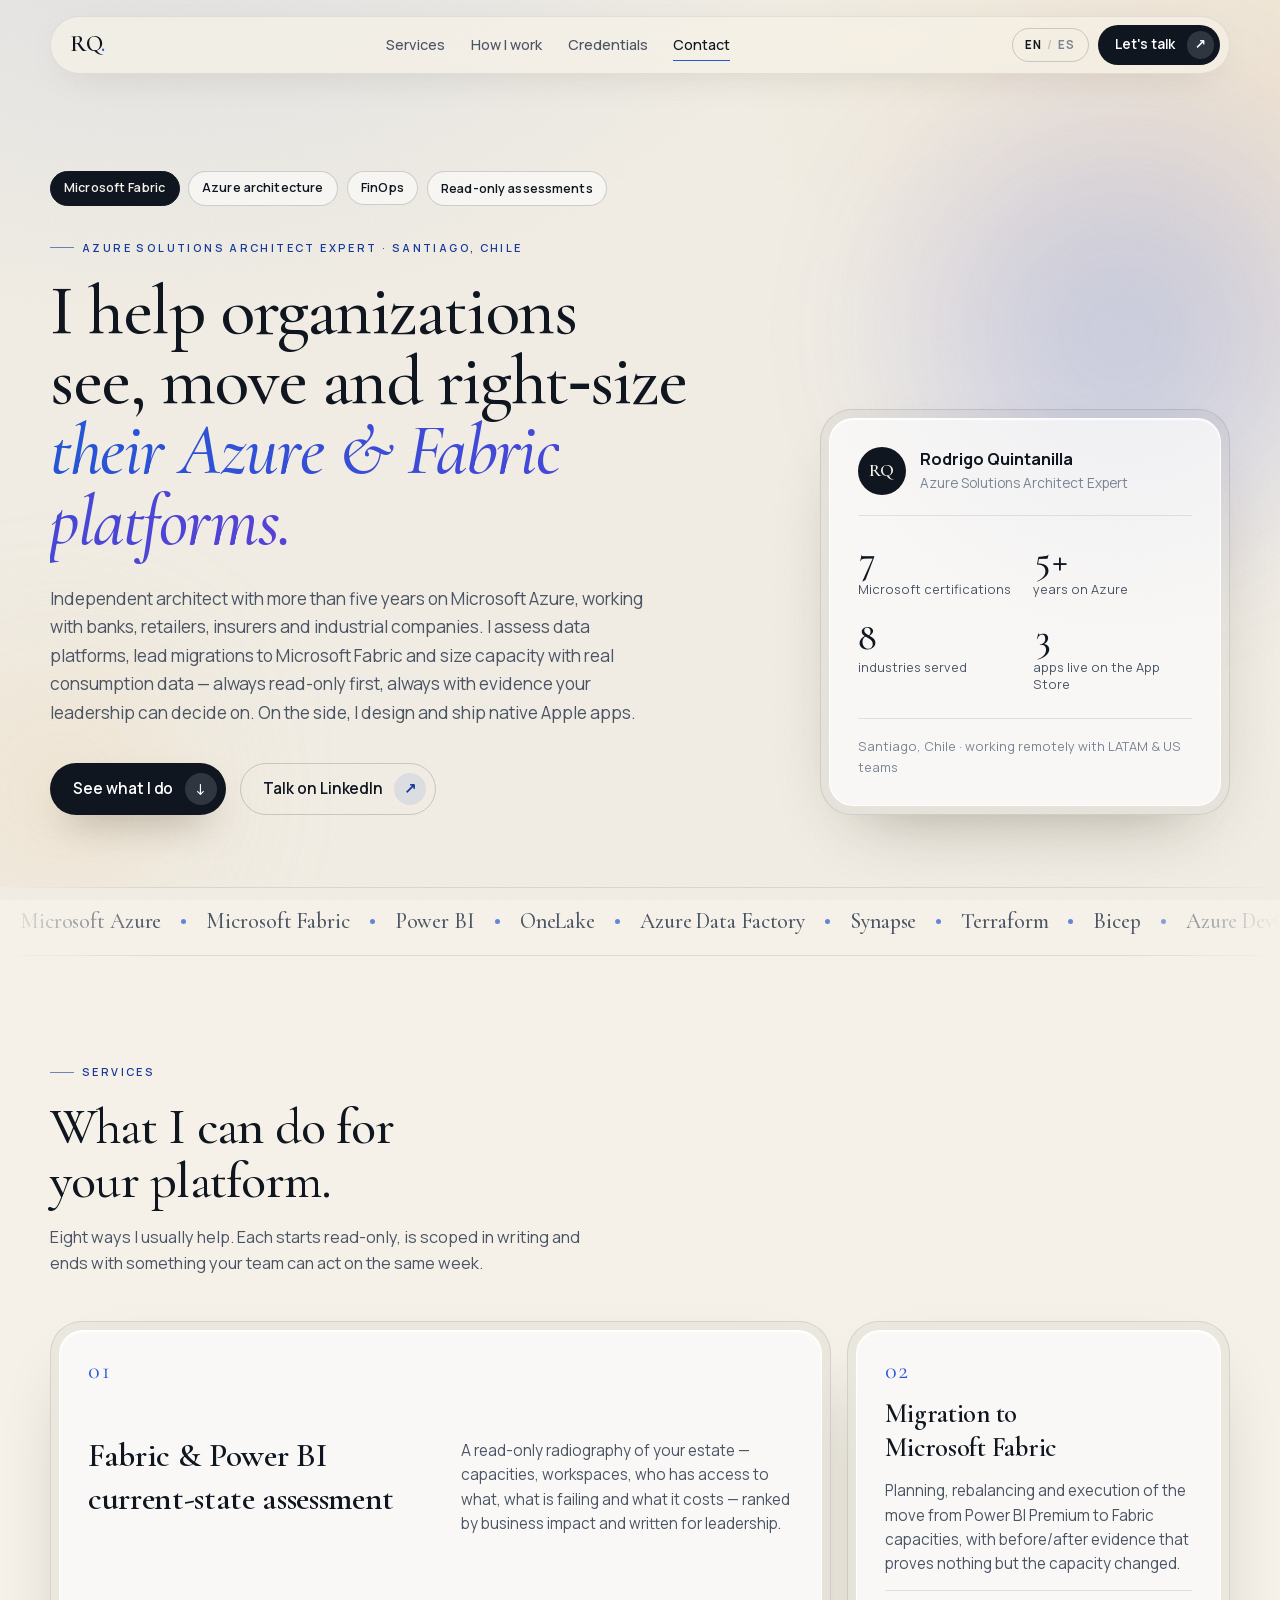
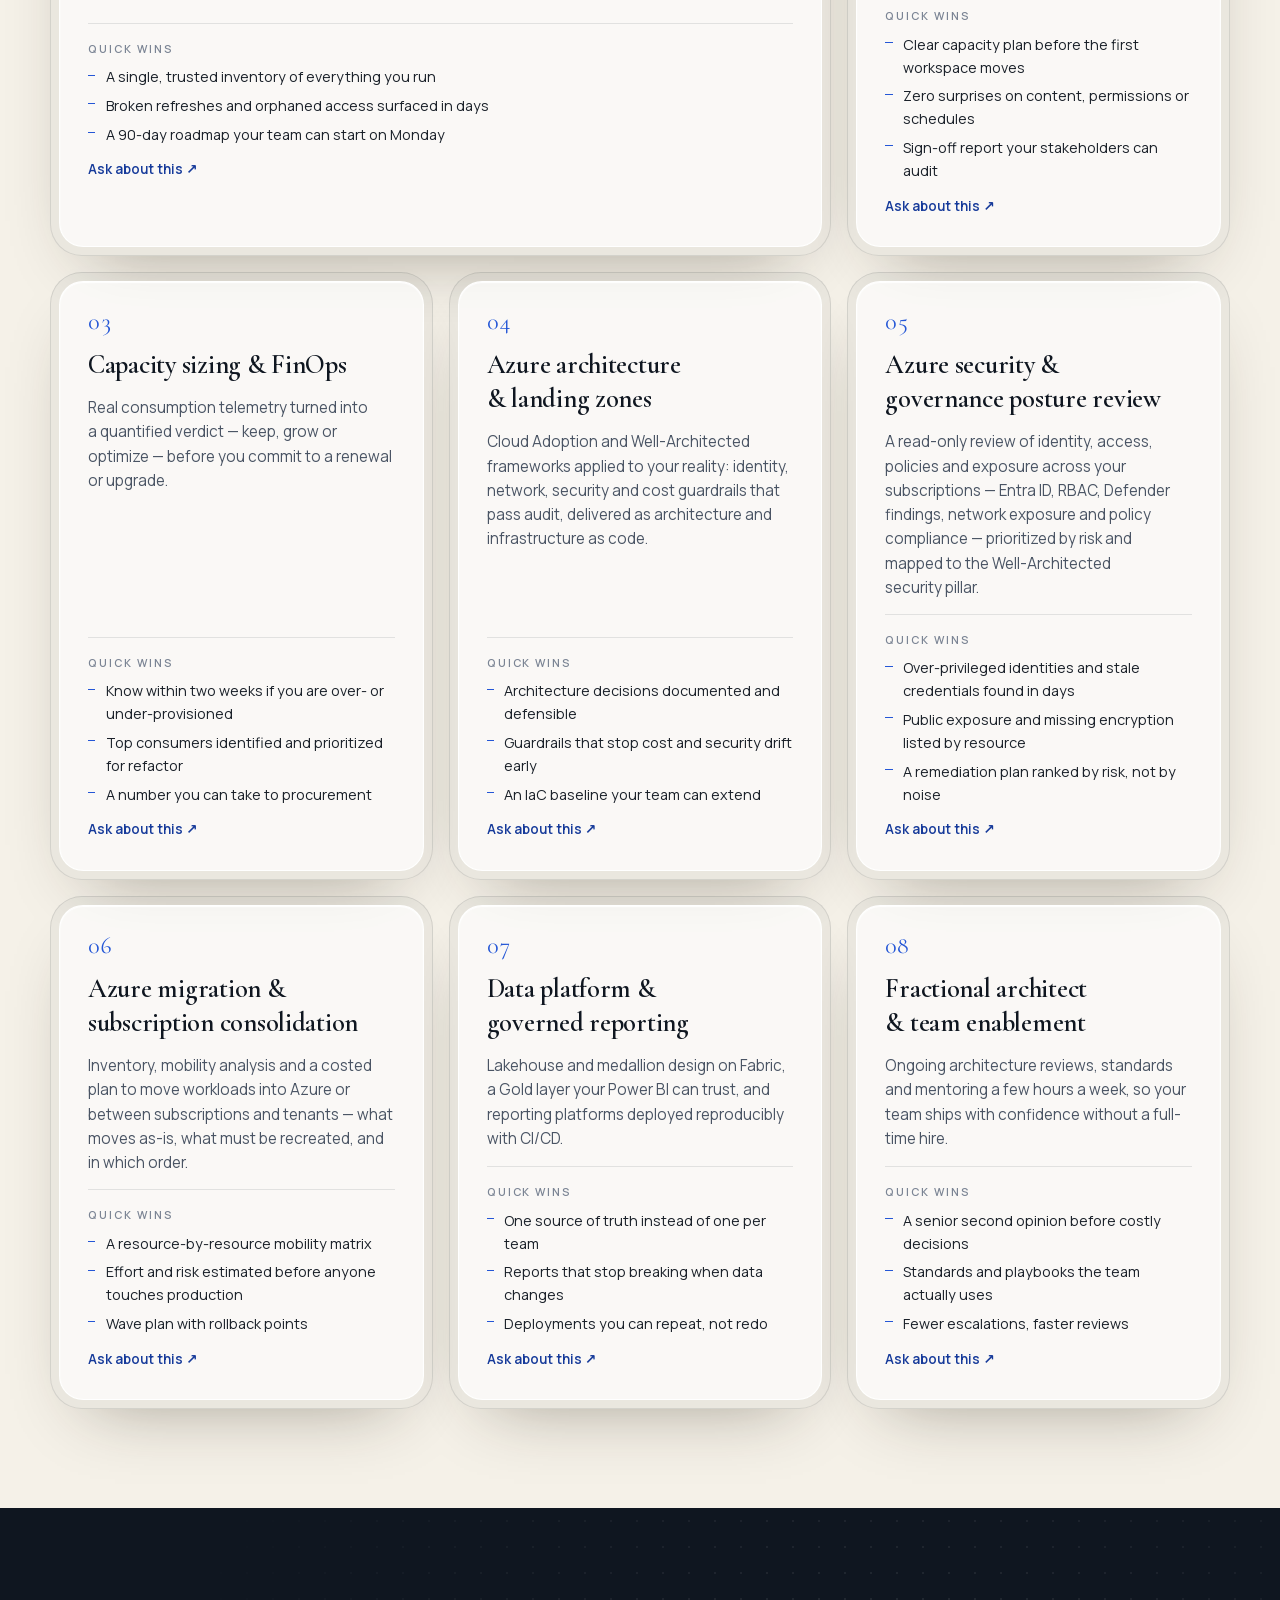
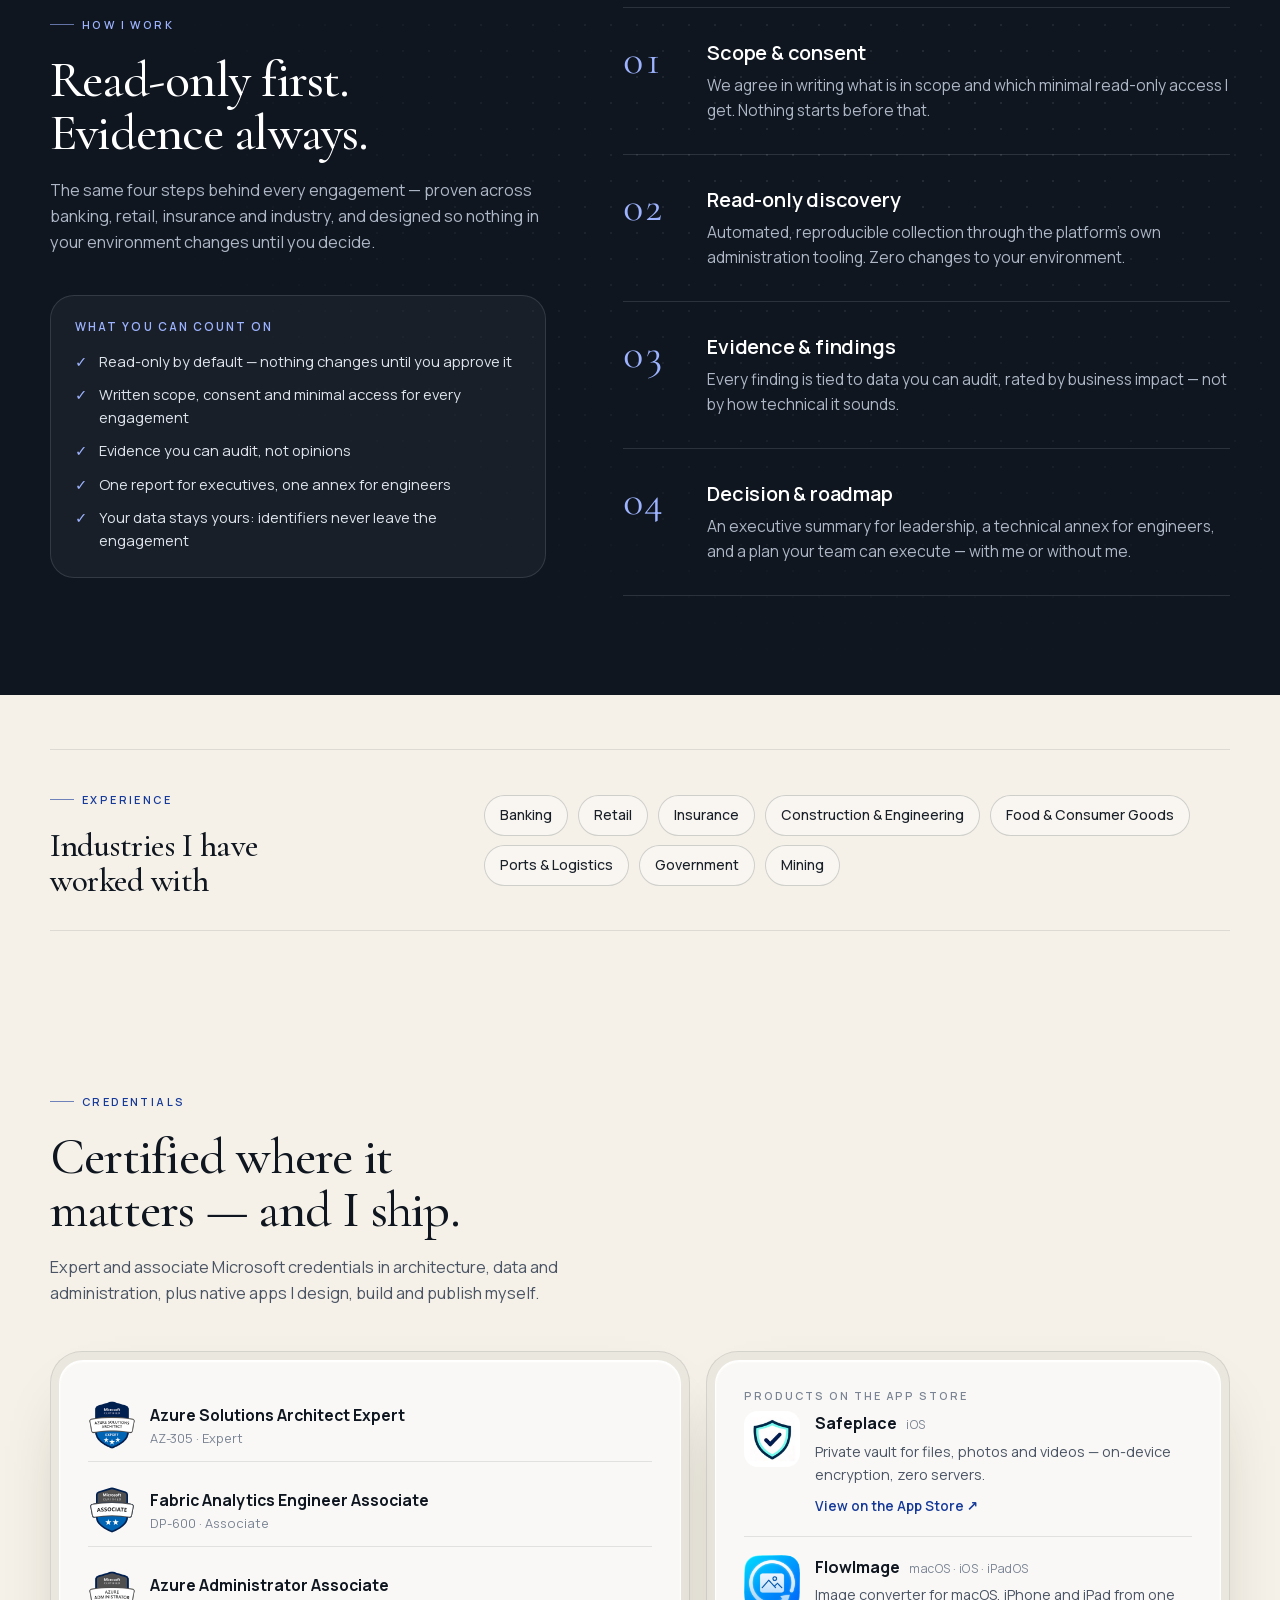
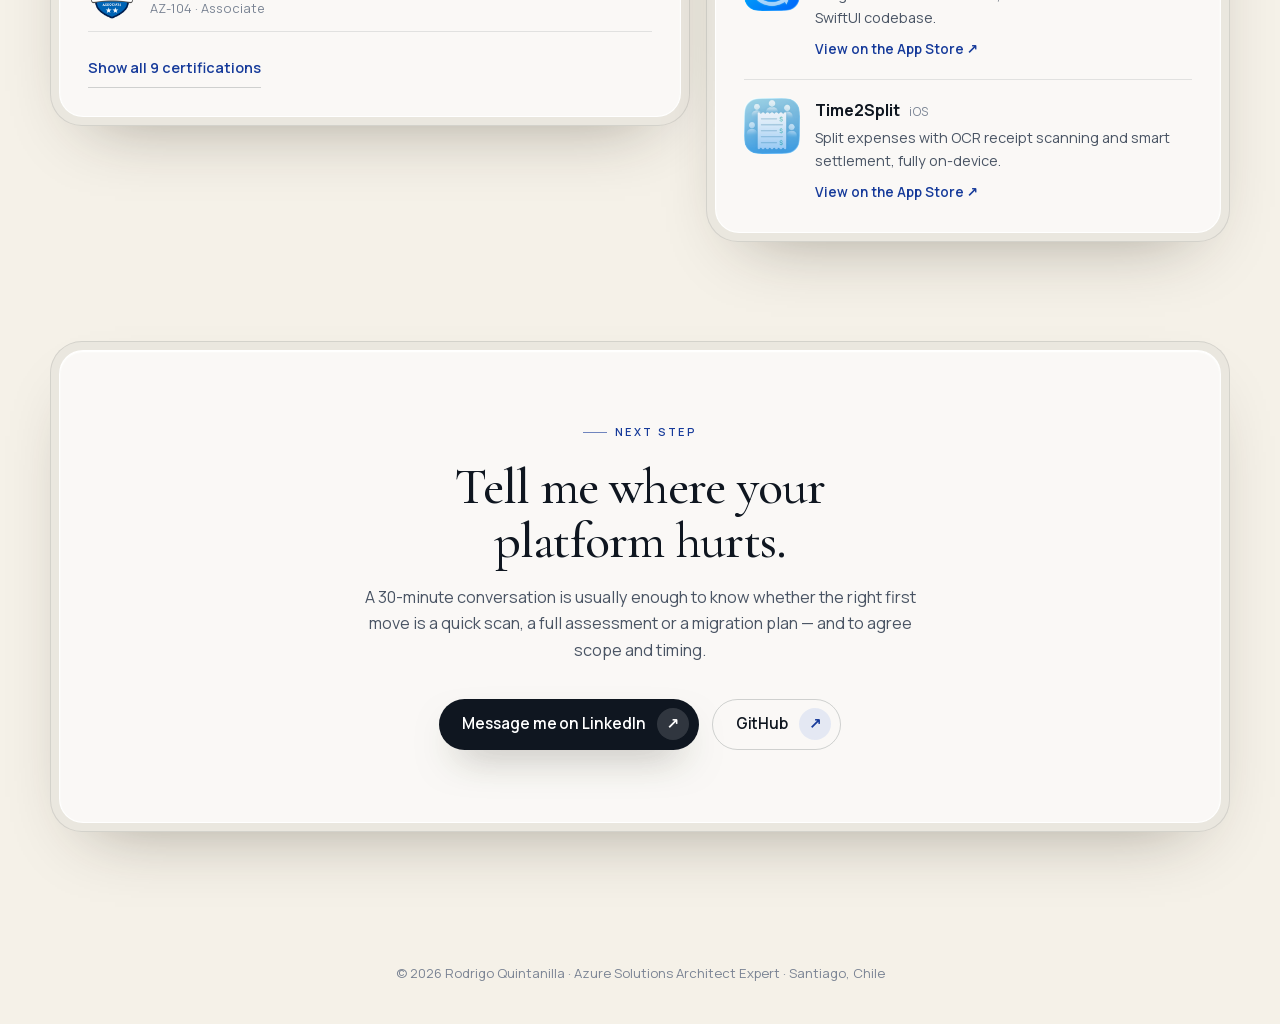
<file: docs/index.html>
<!DOCTYPE html>
<html lang="en">
<head>
    <meta charset="UTF-8">
    <meta name="viewport" content="width=device-width, initial-scale=1.0">
    <title>Rodrigo Quintanilla — Azure Solutions Architect &amp; Microsoft Fabric consultant</title>
    <meta name="description" content="Azure Solutions Architect Expert based in Santiago, Chile. Assessments, migrations, capacity sizing and cloud architecture for Azure and Microsoft Fabric, delivered read-only and with evidence leadership can act on.">
    <meta name="author" content="Rodrigo Quintanilla">
    <meta name="robots" content="index, follow">
    <meta name="theme-color" content="#f5f1e8">
    <link rel="canonical" href="https://rodriqe.github.io/portfolio/">
    <link rel="icon" href="assets/img/favicon.svg" type="image/svg+xml">
    <link rel="apple-touch-icon" href="assets/img/apple-touch-icon.png">

    <!-- Open Graph / LinkedIn -->
    <meta property="og:type" content="profile">
    <meta property="og:url" content="https://rodriqe.github.io/portfolio/">
    <meta property="og:site_name" content="Rodrigo Quintanilla">
    <meta property="og:title" content="Rodrigo Quintanilla — Azure Solutions Architect &amp; Microsoft Fabric consultant">
    <meta property="og:description" content="Assessments, migrations, capacity sizing and cloud architecture for Azure and Microsoft Fabric — read-only first, evidence always.">
    <meta property="og:image" content="https://rodriqe.github.io/portfolio/assets/img/og-preview.jpg">
    <meta property="og:image:width" content="1200">
    <meta property="og:image:height" content="630">
    <meta property="og:image:alt" content="Rodrigo Quintanilla — Azure Solutions Architect Expert">
    <meta property="og:locale" content="en_US">
    <meta property="og:locale:alternate" content="es_CL">

    <!-- Twitter / X -->
    <meta name="twitter:card" content="summary_large_image">
    <meta name="twitter:title" content="Rodrigo Quintanilla — Azure Solutions Architect &amp; Microsoft Fabric consultant">
    <meta name="twitter:description" content="Assessments, Fabric migrations, capacity sizing and cloud architecture — read-only first, evidence always.">
    <meta name="twitter:image" content="https://rodriqe.github.io/portfolio/assets/img/og-preview.jpg">

    <link rel="preload" href="assets/fonts/Manrope-400.woff2" as="font" type="font/woff2" crossorigin>
    <link rel="preload" href="assets/fonts/CormorantGaramond-500.woff2" as="font" type="font/woff2" crossorigin>
    <link rel="stylesheet" href="assets/css/fonts.css">
    <link rel="stylesheet" href="assets/css/styles.css">

    <script type="application/ld+json">
    {
      "@context": "https://schema.org",
      "@type": "Person",
      "name": "Rodrigo Quintanilla",
      "url": "https://rodriqe.github.io/portfolio/",
      "image": "https://rodriqe.github.io/portfolio/assets/img/og-preview.jpg",
      "jobTitle": "Azure Solutions Architect",
      "description": "Independent Azure Solutions Architect Expert. Read-only assessments, Microsoft Fabric migrations, capacity sizing and FinOps, cloud architecture.",
      "address": { "@type": "PostalAddress", "addressLocality": "Santiago", "addressCountry": "CL" },
      "knowsAbout": ["Microsoft Azure", "Microsoft Fabric", "Power BI", "FinOps", "Cloud Architecture", "Infrastructure as Code", "Swift", "SwiftUI"],
      "hasCredential": [
        { "@type": "EducationalOccupationalCredential", "name": "Microsoft Certified: Azure Solutions Architect Expert", "credentialCategory": "certification" },
        { "@type": "EducationalOccupationalCredential", "name": "Microsoft Certified: Fabric Analytics Engineer Associate", "credentialCategory": "certification" },
        { "@type": "EducationalOccupationalCredential", "name": "Microsoft Certified: Azure Administrator Associate", "credentialCategory": "certification" }
      ],
      "sameAs": [
        "https://www.linkedin.com/in/rigoqe/",
        "https://github.com/Rodriqe",
        "https://apps.apple.com/us/app/safeplace-vault/id6761115917",
        "https://apps.apple.com/us/app/flowimagemac/id6761324168",
        "https://apps.apple.com/us/app/time2split/id6761983454"
      ]
    }
    </script>
</head>
<body>
    <a href="#services" class="skip-link" data-i18n="skip">Skip to content</a>
    <div class="grain" aria-hidden="true"></div>

    <!-- Floating island nav -->
    <header class="nav" id="top">
        <div class="nav-pill">
            <a href="#top" class="nav-brand" aria-label="Rodrigo Quintanilla — home">RQ<span>.</span></a>
            <nav class="nav-menu" id="navMenu" aria-label="Main navigation">
                <a href="#services" data-i18n="nav.services">Services</a>
                <a href="#approach" data-i18n="nav.approach">How I work</a>
                <a href="#credentials" data-i18n="nav.credentials">Credentials</a>
                <a href="#contact" data-i18n="nav.contact">Contact</a>
            </nav>
            <div class="nav-actions">
                <button type="button" class="lang" id="langToggle" aria-label="Cambiar a español">
                    <span data-lang="en" class="is-active">EN</span><span class="lang-sep" aria-hidden="true">/</span><span data-lang="es">ES</span>
                </button>
                <a href="https://www.linkedin.com/in/rigoqe/" class="btn btn-sm" target="_blank" rel="noopener noreferrer">
                    <span data-i18n="nav.cta">Let's talk</span><span class="btn-icon" aria-hidden="true">↗</span>
                </a>
                <button type="button" class="burger" id="navToggle" aria-controls="navMenu" aria-expanded="false" aria-label="Menu"><span></span><span></span></button>
            </div>
        </div>
    </header>

    <main>
        <!-- Hero: editorial split -->
        <section class="hero">
            <div class="orb orb--a" aria-hidden="true"></div>
            <div class="orb orb--b" aria-hidden="true"></div>
            <div class="container hero-grid">
                <div class="hero-copy">
                    <ul class="focus-chips" id="focusChips" aria-label="Focus areas"></ul>
                    <p class="eyebrow" data-i18n="hero.eyebrow">Azure Solutions Architect Expert · Santiago, Chile</p>
                    <h1>
                        <span data-i18n="hero.h1.a">I help organizations</span><br>
                        <span data-i18n="hero.h1.b">see, move and right-size</span><br>
                        <em data-i18n="hero.h1.c">their Azure &amp; Fabric platforms.</em>
                    </h1>
                    <p class="lead" data-i18n="hero.lead">Independent architect with more than five years on Microsoft Azure, working with banks, retailers, insurers and industrial companies. I assess data platforms, lead migrations to Microsoft Fabric and size capacity with real consumption data — always read-only first, always with evidence your leadership can decide on. On the side, I design and ship native Apple apps.</p>
                    <div class="hero-actions">
                        <a href="#services" class="btn btn-primary"><span data-i18n="hero.cta">See what I do</span><span class="btn-icon" aria-hidden="true">↓</span></a>
                        <a href="https://www.linkedin.com/in/rigoqe/" class="btn btn-ghost" target="_blank" rel="noopener noreferrer"><span data-i18n="hero.cta2">Talk on LinkedIn</span><span class="btn-icon" aria-hidden="true">↗</span></a>
                    </div>
                </div>

                <aside class="hero-card bezel" aria-label="Profile summary">
                    <div class="bezel-core">
                        <div class="card-top">
                            <div class="avatar" aria-hidden="true">RQ</div>
                            <div>
                                <strong>Rodrigo Quintanilla</strong>
                                <span data-i18n="hero.card.role">Independent consultant</span>
                            </div>
                        </div>
                        <ul class="proof" id="proofList"></ul>
                        <p class="card-foot" data-i18n="hero.card.based">Santiago, Chile · working remotely with LATAM &amp; US teams</p>
                    </div>
                </aside>
            </div>
        </section>

        <!-- Stack marquee -->
        <div class="marquee" aria-label="Technology stack">
            <div class="marquee-track" id="marqueeTrack"></div>
        </div>

        <!-- Services: bento -->
        <section class="section" id="services">
            <div class="container">
                <header class="section-head" data-reveal>
                    <p class="eyebrow" data-i18n="services.eyebrow">Services</p>
                    <h2 data-i18n="services.title">What I can do for your platform.</h2>
                    <p class="section-sub" data-i18n="services.subtitle">Eight ways I usually help. Each starts read-only, is scoped in writing and ends with something your team can act on the same week.</p>
                </header>
                <div class="services-grid" id="servicesGrid"></div>
            </div>
        </section>

        <!-- Approach -->
        <section class="section section--ink" id="approach">
            <div class="container approach-grid">
                <header class="section-head" data-reveal>
                    <p class="eyebrow" data-i18n="approach.eyebrow">How I work</p>
                    <h2 data-i18n="approach.title">Read-only first. Evidence always.</h2>
                    <p class="section-sub" data-i18n="approach.subtitle">A repeatable method I have run across banking, retail, insurance and industry — designed so nothing in your environment changes until you decide.</p>
                    <div class="guarantees" data-reveal>
                        <h3 data-i18n="guarantees.title">What you can count on</h3>
                        <ul id="guaranteeList"></ul>
                    </div>
                </header>
                <ol class="steps" id="approachSteps"></ol>
            </div>
        </section>

        <!-- Sectors -->
        <section class="section section--tight" id="sectors">
            <div class="container sectors" data-reveal>
                <div>
                    <p class="eyebrow" data-i18n="sectors.eyebrow">Experience</p>
                    <h2 class="h3" data-i18n="sectors.title">Industries I have worked with</h2>
                </div>
                <ul class="sector-list" id="sectorList"></ul>
            </div>
        </section>

        <!-- Credentials -->
        <section class="section" id="credentials">
            <div class="container">
                <header class="section-head" data-reveal>
                    <p class="eyebrow" data-i18n="credentials.eyebrow">Credentials</p>
                    <h2 data-i18n="credentials.title">Certified where it matters — and I ship.</h2>
                    <p class="section-sub" data-i18n="credentials.subtitle">Expert and associate Microsoft credentials in architecture, data and administration, plus native apps I design, build and publish myself.</p>
                </header>
                <div class="cred-grid">
                    <div class="bezel" data-reveal>
                        <div class="bezel-core">
                            <ul class="cert-list" id="certList"></ul>
                            <button type="button" class="link-btn" id="certToggle" aria-expanded="false"></button>
                        </div>
                    </div>
                    <div class="bezel" data-reveal style="--delay:120ms">
                        <div class="bezel-core">
                            <h3 class="meta-label" data-i18n="credentials.apps">Products on the App Store</h3>
                            <ul class="app-list" id="appList"></ul>
                        </div>
                    </div>
                </div>
            </div>
        </section>

        <!-- Contact -->
        <section class="section section--contact" id="contact">
            <div class="container contact bezel" data-reveal>
                <div class="bezel-core">
                    <p class="eyebrow" data-i18n="contact.eyebrow">Next step</p>
                    <h2 data-i18n="contact.title">Tell me where your platform hurts.</h2>
                    <p class="section-sub" data-i18n="contact.text">A 30-minute conversation is usually enough to know whether the right first move is a quick scan, a full assessment or a migration plan — and to agree scope and timing.</p>
                    <div class="hero-actions">
                        <a href="https://www.linkedin.com/in/rigoqe/" class="btn btn-primary" target="_blank" rel="noopener noreferrer"><span data-i18n="contact.cta">Message me on LinkedIn</span><span class="btn-icon" aria-hidden="true">↗</span></a>
                        <a href="https://github.com/Rodriqe" class="btn btn-ghost" target="_blank" rel="noopener noreferrer"><span data-i18n="contact.cta2">GitHub</span><span class="btn-icon" aria-hidden="true">↗</span></a>
                    </div>
                </div>
            </div>
        </section>
    </main>

    <footer class="footer">
        <div class="container">
            <p data-i18n="footer.text">© 2026 Rodrigo Quintanilla · Azure Solutions Architect Expert · Santiago, Chile</p>
        </div>
    </footer>

    <script src="assets/js/config.js"></script>
    <script src="assets/js/main.js"></script>
</body>
</html>
</file>
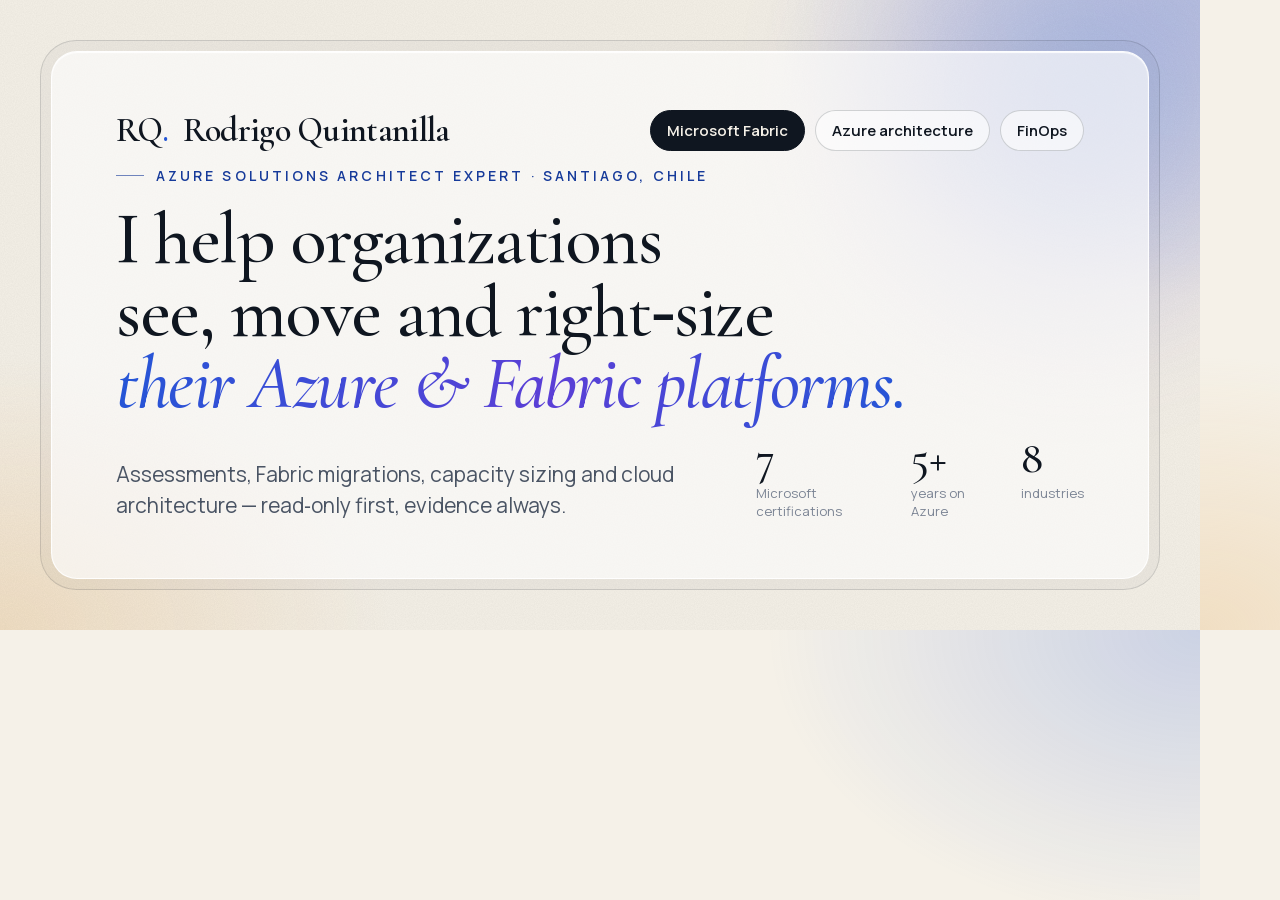
<file: tools/og-source.html>
<!DOCTYPE html>
<html lang="en">
<head>
<meta charset="UTF-8">
<link rel="stylesheet" href="../docs/assets/css/fonts.css">
<style>
  * { margin: 0; padding: 0; box-sizing: border-box; }
  html, body { width: 1200px; height: 630px; overflow: hidden; }
  body {
    font-family: 'Manrope', sans-serif; color: #1a2029;
    background: #f5f1e8;
    background-image:
      radial-gradient(700px 480px at 100% 0%, rgba(36, 86, 214, 0.20), transparent 62%),
      radial-gradient(600px 420px at 0% 100%, rgba(236, 200, 150, 0.45), transparent 65%);
    position: relative;
  }
  .grain { position: absolute; inset: 0; opacity: 0.06; mix-blend-mode: multiply;
    background-image: url("data:image/svg+xml;utf8,<svg xmlns='http://www.w3.org/2000/svg' width='160' height='160'><filter id='n'><feTurbulence type='fractalNoise' baseFrequency='0.9' numOctaves='2' stitchTiles='stitch'/><feColorMatrix values='0 0 0 0 0 0 0 0 0 0 0 0 0 0 0 0 0 0 0.8 0'/></filter><rect width='100%' height='100%' filter='url(%23n)'/></svg>"); }
  .orb { position: absolute; width: 520px; height: 520px; right: -140px; top: -160px; border-radius: 50%; filter: blur(60px); opacity: 0.55;
    background: radial-gradient(circle, rgba(36,86,214,0.55), rgba(91,63,214,0.18) 60%, transparent 72%); }
  .frame { position: absolute; inset: 40px; border: 1px solid rgba(15,22,32,0.14); border-radius: 36px; padding: 10px; background: rgba(15,22,32,0.03); }
  .core { height: 100%; border-radius: 26px; background: rgba(255,255,255,0.66); border: 1px solid rgba(255,255,255,0.9); box-shadow: inset 0 1px 1px rgba(255,255,255,0.9); padding: 58px 64px; display: flex; flex-direction: column; justify-content: space-between; }
  .top { display: flex; justify-content: space-between; align-items: center; }
  .brand { font-family: 'Cormorant Garamond', serif; font-size: 34px; font-weight: 600; color: #0f1620; letter-spacing: -0.02em; }
  .brand span { color: #2456d6; }
  .chips { display: flex; gap: 10px; }
  .chip { padding: 9px 16px; border-radius: 999px; border: 1px solid rgba(15,22,32,0.18); background: rgba(255,255,255,0.6); font-size: 15px; font-weight: 600; color: #0f1620; }
  .chip.ink { background: #0f1620; color: #f5f1e8; border-color: #0f1620; }
  .eyebrow { font-size: 14px; font-weight: 600; letter-spacing: 0.22em; text-transform: uppercase; color: #163a9a; display: flex; align-items: center; gap: 12px; margin-bottom: 18px; }
  .eyebrow::before { content: ''; width: 28px; height: 1px; background: currentColor; opacity: 0.6; }
  h1 { font-family: 'Cormorant Garamond', serif; font-weight: 500; font-size: 74px; line-height: 0.98; letter-spacing: -0.02em; color: #0f1620; }
  h1 em { font-style: italic; background: linear-gradient(100deg, #2456d6, #5b3fd6 55%, #2456d6); -webkit-background-clip: text; background-clip: text; color: transparent; }
  .bottom { display: flex; justify-content: space-between; align-items: flex-end; }
  .lead { font-size: 21px; line-height: 1.45; color: #4a5464; max-width: 640px; }
  .proof { display: flex; gap: 34px; }
  .proof div { display: flex; flex-direction: column; }
  .proof b { font-family: 'Cormorant Garamond', serif; font-weight: 500; font-size: 44px; line-height: 1; color: #0f1620; }
  .proof small { font-size: 13px; color: #7b8494; margin-top: 4px; }
</style>
</head>
<body>
  <div class="orb"></div>
  <div class="grain"></div>
  <div class="frame"><div class="core">
    <div class="top">
      <div class="brand">RQ<span>.</span>&nbsp; Rodrigo Quintanilla</div>
      <div class="chips"><span class="chip ink">Microsoft Fabric</span><span class="chip">Azure architecture</span><span class="chip">FinOps</span></div>
    </div>
    <div>
      <div class="eyebrow">Azure Solutions Architect Expert · Santiago, Chile</div>
      <h1>I help organizations<br>see, move and right‑size<br><em>their Azure &amp; Fabric platforms.</em></h1>
    </div>
    <div class="bottom">
      <p class="lead">Assessments, Fabric migrations, capacity sizing and cloud architecture — read‑only first, evidence always.</p>
      <div class="proof">
        <div><b>7</b><small>Microsoft certifications</small></div>
        <div><b>5+</b><small>years on Azure</small></div>
        <div><b>8</b><small>industries</small></div>
      </div>
    </div>
  </div></div>
</body>
</html>
</file>
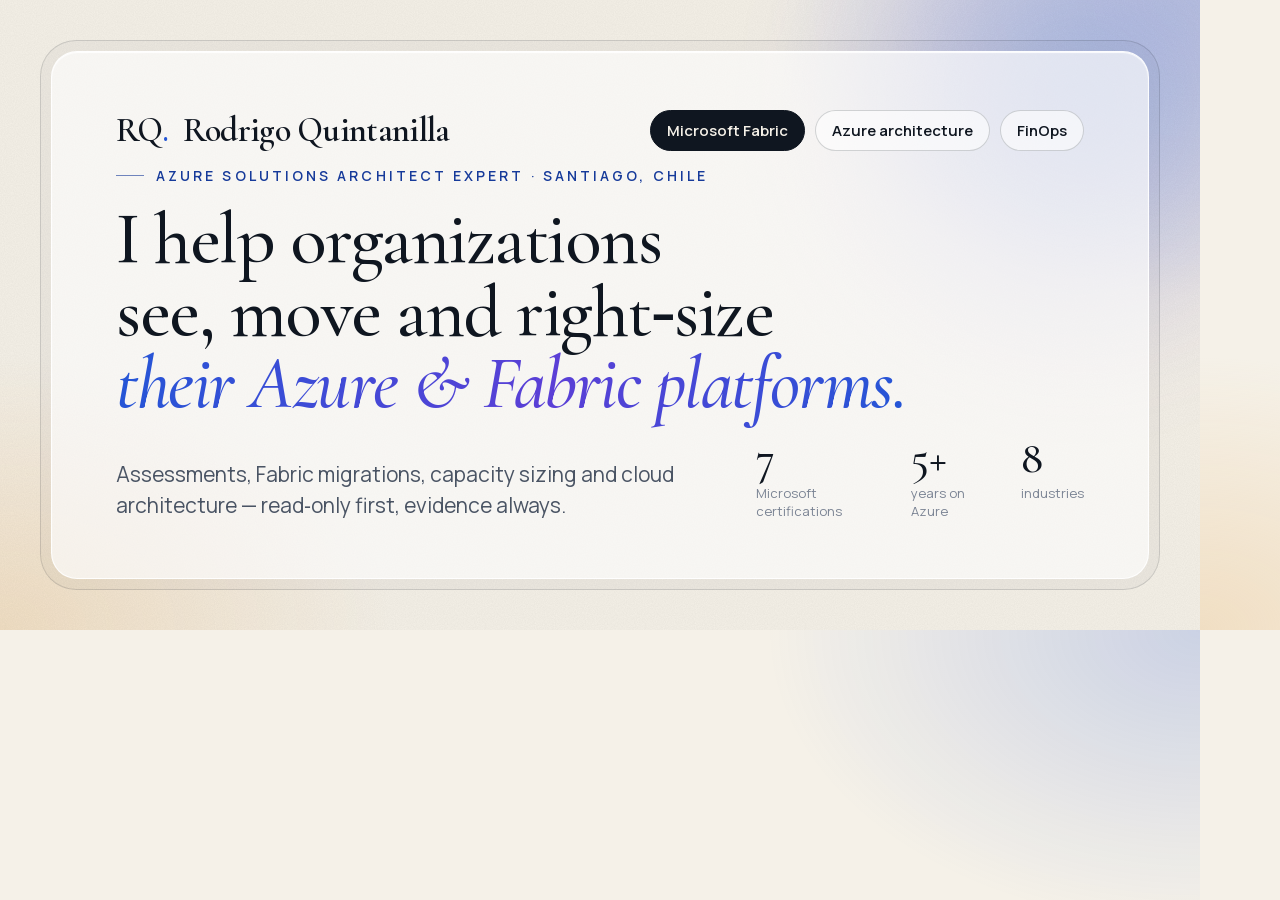
<file: docs/assets/img/og-source.html>
<!DOCTYPE html>
<html lang="en">
<head>
<meta charset="UTF-8">
<link rel="stylesheet" href="../css/fonts.css">
<style>
  * { margin: 0; padding: 0; box-sizing: border-box; }
  html, body { width: 1200px; height: 630px; overflow: hidden; }
  body {
    font-family: 'Manrope', sans-serif; color: #1a2029;
    background: #f5f1e8;
    background-image:
      radial-gradient(700px 480px at 100% 0%, rgba(36, 86, 214, 0.20), transparent 62%),
      radial-gradient(600px 420px at 0% 100%, rgba(236, 200, 150, 0.45), transparent 65%);
    position: relative;
  }
  .grain { position: absolute; inset: 0; opacity: 0.06; mix-blend-mode: multiply;
    background-image: url("data:image/svg+xml;utf8,<svg xmlns='http://www.w3.org/2000/svg' width='160' height='160'><filter id='n'><feTurbulence type='fractalNoise' baseFrequency='0.9' numOctaves='2' stitchTiles='stitch'/><feColorMatrix values='0 0 0 0 0 0 0 0 0 0 0 0 0 0 0 0 0 0 0.8 0'/></filter><rect width='100%' height='100%' filter='url(%23n)'/></svg>"); }
  .orb { position: absolute; width: 520px; height: 520px; right: -140px; top: -160px; border-radius: 50%; filter: blur(60px); opacity: 0.55;
    background: radial-gradient(circle, rgba(36,86,214,0.55), rgba(91,63,214,0.18) 60%, transparent 72%); }
  .frame { position: absolute; inset: 40px; border: 1px solid rgba(15,22,32,0.14); border-radius: 36px; padding: 10px; background: rgba(15,22,32,0.03); }
  .core { height: 100%; border-radius: 26px; background: rgba(255,255,255,0.66); border: 1px solid rgba(255,255,255,0.9); box-shadow: inset 0 1px 1px rgba(255,255,255,0.9); padding: 58px 64px; display: flex; flex-direction: column; justify-content: space-between; }
  .top { display: flex; justify-content: space-between; align-items: center; }
  .brand { font-family: 'Cormorant Garamond', serif; font-size: 34px; font-weight: 600; color: #0f1620; letter-spacing: -0.02em; }
  .brand span { color: #2456d6; }
  .chips { display: flex; gap: 10px; }
  .chip { padding: 9px 16px; border-radius: 999px; border: 1px solid rgba(15,22,32,0.18); background: rgba(255,255,255,0.6); font-size: 15px; font-weight: 600; color: #0f1620; }
  .chip.ink { background: #0f1620; color: #f5f1e8; border-color: #0f1620; }
  .eyebrow { font-size: 14px; font-weight: 600; letter-spacing: 0.22em; text-transform: uppercase; color: #163a9a; display: flex; align-items: center; gap: 12px; margin-bottom: 18px; }
  .eyebrow::before { content: ''; width: 28px; height: 1px; background: currentColor; opacity: 0.6; }
  h1 { font-family: 'Cormorant Garamond', serif; font-weight: 500; font-size: 74px; line-height: 0.98; letter-spacing: -0.02em; color: #0f1620; }
  h1 em { font-style: italic; background: linear-gradient(100deg, #2456d6, #5b3fd6 55%, #2456d6); -webkit-background-clip: text; background-clip: text; color: transparent; }
  .bottom { display: flex; justify-content: space-between; align-items: flex-end; }
  .lead { font-size: 21px; line-height: 1.45; color: #4a5464; max-width: 640px; }
  .proof { display: flex; gap: 34px; }
  .proof div { display: flex; flex-direction: column; }
  .proof b { font-family: 'Cormorant Garamond', serif; font-weight: 500; font-size: 44px; line-height: 1; color: #0f1620; }
  .proof small { font-size: 13px; color: #7b8494; margin-top: 4px; }
</style>
</head>
<body>
  <div class="orb"></div>
  <div class="grain"></div>
  <div class="frame"><div class="core">
    <div class="top">
      <div class="brand">RQ<span>.</span>&nbsp; Rodrigo Quintanilla</div>
      <div class="chips"><span class="chip ink">Microsoft Fabric</span><span class="chip">Azure architecture</span><span class="chip">FinOps</span></div>
    </div>
    <div>
      <div class="eyebrow">Azure Solutions Architect Expert · Santiago, Chile</div>
      <h1>I help organizations<br>see, move and right‑size<br><em>their Azure &amp; Fabric platforms.</em></h1>
    </div>
    <div class="bottom">
      <p class="lead">Assessments, Fabric migrations, capacity sizing and cloud architecture — read‑only first, evidence always.</p>
      <div class="proof">
        <div><b>7</b><small>Microsoft certifications</small></div>
        <div><b>5+</b><small>years on Azure</small></div>
        <div><b>8</b><small>industries</small></div>
      </div>
    </div>
  </div></div>
</body>
</html>
</file>
<file: docs/assets/css/fonts.css>
/* Fuentes auto-hospedadas (subset latin) — generadas desde Google Fonts */
@font-face{font-family:'Cormorant Garamond';font-style:normal;font-weight:400;font-display:swap;src:url('../fonts/CormorantGaramond-400.woff2') format('woff2');unicode-range:U+0000-00FF,U+0131,U+0152-0153,U+02BB-02BC,U+02C6,U+02DA,U+02DC,U+0304,U+0308,U+0329,U+2000-206F,U+20AC,U+2122,U+2191,U+2193,U+2212,U+2215,U+FEFF,U+FFFD;}
@font-face{font-family:'Cormorant Garamond';font-style:normal;font-weight:500;font-display:swap;src:url('../fonts/CormorantGaramond-500.woff2') format('woff2');unicode-range:U+0000-00FF,U+0131,U+0152-0153,U+02BB-02BC,U+02C6,U+02DA,U+02DC,U+0304,U+0308,U+0329,U+2000-206F,U+20AC,U+2122,U+2191,U+2193,U+2212,U+2215,U+FEFF,U+FFFD;}
@font-face{font-family:'Cormorant Garamond';font-style:normal;font-weight:600;font-display:swap;src:url('../fonts/CormorantGaramond-600.woff2') format('woff2');unicode-range:U+0000-00FF,U+0131,U+0152-0153,U+02BB-02BC,U+02C6,U+02DA,U+02DC,U+0304,U+0308,U+0329,U+2000-206F,U+20AC,U+2122,U+2191,U+2193,U+2212,U+2215,U+FEFF,U+FFFD;}
@font-face{font-family:'Cormorant Garamond';font-style:normal;font-weight:700;font-display:swap;src:url('../fonts/CormorantGaramond-700.woff2') format('woff2');unicode-range:U+0000-00FF,U+0131,U+0152-0153,U+02BB-02BC,U+02C6,U+02DA,U+02DC,U+0304,U+0308,U+0329,U+2000-206F,U+20AC,U+2122,U+2191,U+2193,U+2212,U+2215,U+FEFF,U+FFFD;}
@font-face{font-family:'Manrope';font-style:normal;font-weight:400;font-display:swap;src:url('../fonts/Manrope-400.woff2') format('woff2');unicode-range:U+0000-00FF,U+0131,U+0152-0153,U+02BB-02BC,U+02C6,U+02DA,U+02DC,U+0304,U+0308,U+0329,U+2000-206F,U+20AC,U+2122,U+2191,U+2193,U+2212,U+2215,U+FEFF,U+FFFD;}
@font-face{font-family:'Manrope';font-style:normal;font-weight:500;font-display:swap;src:url('../fonts/Manrope-500.woff2') format('woff2');unicode-range:U+0000-00FF,U+0131,U+0152-0153,U+02BB-02BC,U+02C6,U+02DA,U+02DC,U+0304,U+0308,U+0329,U+2000-206F,U+20AC,U+2122,U+2191,U+2193,U+2212,U+2215,U+FEFF,U+FFFD;}
@font-face{font-family:'Manrope';font-style:normal;font-weight:600;font-display:swap;src:url('../fonts/Manrope-600.woff2') format('woff2');unicode-range:U+0000-00FF,U+0131,U+0152-0153,U+02BB-02BC,U+02C6,U+02DA,U+02DC,U+0304,U+0308,U+0329,U+2000-206F,U+20AC,U+2122,U+2191,U+2193,U+2212,U+2215,U+FEFF,U+FFFD;}
@font-face{font-family:'Manrope';font-style:normal;font-weight:700;font-display:swap;src:url('../fonts/Manrope-700.woff2') format('woff2');unicode-range:U+0000-00FF,U+0131,U+0152-0153,U+02BB-02BC,U+02C6,U+02DA,U+02DC,U+0304,U+0308,U+0329,U+2000-206F,U+20AC,U+2122,U+2191,U+2193,U+2212,U+2215,U+FEFF,U+FFFD;}
@font-face{font-family:'Cormorant Garamond';font-style:italic;font-weight:500;font-display:swap;src:url('../fonts/CormorantGaramond-500-italic.woff2') format('woff2');unicode-range:U+0000-00FF,U+0131,U+0152-0153,U+02BB-02BC,U+02C6,U+02DA,U+02DC,U+0304,U+0308,U+0329,U+2000-206F,U+20AC,U+2122,U+2191,U+2193,U+2212,U+2215,U+FEFF,U+FFFD;}
</file>
<file: docs/assets/css/styles.css>
/* ============================================================
   Rodrigo Quintanilla — portfolio v2
   Vibe: Editorial Luxury (warm paper, ink, one blue accent, film grain)
   Layout: editorial split hero + asymmetric bento
   Tipografía: Cormorant Garamond (display) + Manrope (UI/body)
   ============================================================ */

:root {
    --paper: #f5f1e8;
    --paper-2: #ece6d9;
    --ink: #0f1620;
    --ink-2: #1b2431;
    --text: #1a2029;
    --text-soft: #4a5464;
    --muted: #7b8494;
    --line: rgba(15, 22, 32, 0.10);
    --line-strong: rgba(15, 22, 32, 0.18);
    --accent: #2456d6;
    --accent-ink: #163a9a;
    --accent-soft: rgba(36, 86, 214, 0.10);
    --shadow-tint: 40, 32, 16;

    --radius-xl: 2rem;
    --radius-lg: 1.5rem;
    --radius-md: 1rem;
    --maxw: 1180px;
    --ease: cubic-bezier(0.32, 0.72, 0, 1);
    --ease-out: cubic-bezier(0.16, 1, 0.3, 1);
}

*, *::before, *::after { box-sizing: border-box; margin: 0; padding: 0; }

html { scroll-behavior: smooth; scroll-padding-top: 6rem; -webkit-text-size-adjust: 100%; }

body {
    font-family: 'Manrope', 'Segoe UI', system-ui, sans-serif;
    font-size: 1rem;
    line-height: 1.6;
    color: var(--text);
    background: var(--paper);
    background-image:
        radial-gradient(1100px 700px at 12% -10%, rgba(36, 86, 214, 0.08), transparent 60%),
        radial-gradient(900px 600px at 100% 10%, rgba(236, 200, 150, 0.22), transparent 60%);
    background-attachment: fixed;
    min-height: 100dvh;
    -webkit-font-smoothing: antialiased;
}

body.nav-open { overflow: hidden; }

/* Film grain — fijo, sin eventos, muy sutil */
.grain {
    position: fixed; inset: 0; z-index: 1; pointer-events: none; opacity: 0.045; mix-blend-mode: multiply;
    background-image: url("data:image/svg+xml;utf8,<svg xmlns='http://www.w3.org/2000/svg' width='160' height='160'><filter id='n'><feTurbulence type='fractalNoise' baseFrequency='0.9' numOctaves='2' stitchTiles='stitch'/><feColorMatrix values='0 0 0 0 0 0 0 0 0 0 0 0 0 0 0 0 0 0 0.8 0'/></filter><rect width='100%' height='100%' filter='url(%23n)'/></svg>");
}

::selection { background: var(--accent); color: #fff; }

.container { width: min(var(--maxw), calc(100% - 2.5rem)); margin-inline: auto; }

.skip-link { position: absolute; left: 1rem; top: -4rem; z-index: 200; padding: 0.6rem 1rem; background: var(--ink); color: #fff; border-radius: 999px; text-decoration: none; transition: top 0.3s var(--ease); }
.skip-link:focus { top: 1rem; }

:focus-visible { outline: 2px solid var(--accent); outline-offset: 3px; border-radius: 4px; }

/* ---------- Typography ---------- */

h1, h2, h3 { font-weight: 500; line-height: 1.05; letter-spacing: -0.01em; color: var(--ink); text-wrap: balance; }

h1 {
    font-family: 'Cormorant Garamond', Georgia, serif;
    font-size: clamp(2.8rem, 5.6vw, 4.9rem);
    letter-spacing: -0.02em;
    line-height: 0.98;
}
h1 em {
    font-style: italic;
    background: linear-gradient(100deg, var(--accent) 0%, #5b3fd6 55%, var(--accent) 100%);
    background-size: 200% 100%;
    -webkit-background-clip: text; background-clip: text;
    -webkit-text-fill-color: transparent; color: transparent;
    animation: shimmer 9s var(--ease) infinite alternate;
}
@keyframes shimmer { from { background-position: 0% 50%; } to { background-position: 100% 50%; } }

h2 {
    font-family: 'Cormorant Garamond', Georgia, serif;
    font-size: clamp(2.1rem, 4vw, 3.4rem);
    letter-spacing: -0.015em;
    max-width: 22ch;
}

h3 { font-family: 'Manrope', sans-serif; font-size: 1.15rem; font-weight: 600; letter-spacing: -0.01em; line-height: 1.3; }
.h3 { font-size: clamp(1.6rem, 2.6vw, 2.2rem); }

.eyebrow {
    display: inline-flex; align-items: center; gap: 0.5rem;
    font-size: 0.68rem; font-weight: 600; letter-spacing: 0.22em; text-transform: uppercase;
    color: var(--accent-ink); margin-bottom: 1.25rem;
}
.eyebrow::before { content: ''; width: 1.5rem; height: 1px; background: currentColor; opacity: 0.6; }

.lead { font-size: clamp(1.05rem, 1.35vw, 1.2rem); line-height: 1.65; color: var(--text-soft); max-width: 60ch; margin-top: 1.75rem; text-wrap: pretty; }
.section-sub { color: var(--text-soft); max-width: 62ch; margin-top: 1rem; font-size: 1.02rem; text-wrap: pretty; }

.meta-label { display: block; font-size: 0.68rem; font-weight: 600; letter-spacing: 0.18em; text-transform: uppercase; color: var(--muted); margin-bottom: 0.5rem; }

/* ---------- Buttons ---------- */

.btn {
    display: inline-flex; align-items: center; gap: 0.7rem;
    padding: 0.55rem 0.55rem 0.55rem 1.4rem;
    border-radius: 999px; border: 1px solid transparent;
    font: inherit; font-size: 0.95rem; font-weight: 600; letter-spacing: -0.005em;
    text-decoration: none; cursor: pointer;
    transition: transform 0.55s var(--ease), background-color 0.4s var(--ease), color 0.4s var(--ease), border-color 0.4s var(--ease), box-shadow 0.55s var(--ease);
}
.btn:active { transform: scale(0.98); }
.btn-icon {
    display: inline-flex; align-items: center; justify-content: center;
    width: 2rem; height: 2rem; border-radius: 999px;
    background: rgba(255,255,255,0.14); font-size: 0.95rem;
    transition: transform 0.55s var(--ease), background-color 0.4s var(--ease);
}
.btn:hover .btn-icon { transform: translate(2px, -1px) scale(1.06); }

.btn-primary { background: var(--ink); color: #fff; box-shadow: 0 18px 40px -18px rgba(var(--shadow-tint), 0.55); }
.btn-primary:hover { background: var(--accent); box-shadow: 0 22px 48px -18px rgba(36, 86, 214, 0.55); }

.btn-ghost { background: transparent; color: var(--ink); border-color: var(--line-strong); }
.btn-ghost .btn-icon { background: var(--accent-soft); color: var(--accent-ink); }
.btn-ghost:hover { border-color: var(--ink); }

.btn-sm { padding: 0.35rem 0.35rem 0.35rem 1rem; font-size: 0.85rem; background: var(--ink); color: #fff; }
.btn-sm .btn-icon { width: 1.7rem; height: 1.7rem; font-size: 0.85rem; }
.btn-sm:hover { background: var(--accent); }

.link-btn {
    margin-top: 1rem; padding: 0.5rem 0; background: none; border: 0; border-bottom: 1px solid var(--line-strong);
    font: inherit; font-size: 0.9rem; font-weight: 600; color: var(--accent-ink); cursor: pointer;
    transition: border-color 0.4s var(--ease), color 0.4s var(--ease);
}
.link-btn:hover { color: var(--ink); border-color: var(--ink); }
.link-btn[hidden] { display: none; }

/* ---------- Double-bezel cards (+ spotlight que sigue al cursor) ---------- */

.bezel {
    position: relative;
    background: rgba(15, 22, 32, 0.045);
    border: 1px solid var(--line);
    border-radius: var(--radius-xl);
    padding: 0.5rem;
    box-shadow: 0 30px 70px -40px rgba(var(--shadow-tint), 0.45);
    --mx: 50%; --my: 50%;
}
.bezel::after {
    content: ''; position: absolute; inset: 0; border-radius: inherit; pointer-events: none;
    background: radial-gradient(420px circle at var(--mx) var(--my), rgba(36, 86, 214, 0.14), transparent 60%);
    opacity: 0; transition: opacity 0.6s var(--ease);
}
.bezel:hover::after { opacity: 1; }
.bezel-core {
    position: relative; z-index: 1;
    height: 100%;
    background: rgba(255, 255, 255, 0.72);
    border: 1px solid rgba(255, 255, 255, 0.9);
    border-radius: calc(var(--radius-xl) - 0.5rem);
    padding: 1.75rem;
    box-shadow: inset 0 1px 1px rgba(255,255,255,0.9);
}

/* ---------- Nav (floating island) ---------- */

.nav { position: fixed; inset: 1rem 0 auto; z-index: 100; display: flex; justify-content: center; padding: 0 1rem; pointer-events: none; }
.nav-pill {
    pointer-events: auto;
    position: relative; isolation: isolate;
    display: flex; align-items: center; gap: 1.5rem;
    width: min(var(--maxw), 100%);
    padding: 0.55rem 0.6rem 0.55rem 1.25rem;
    border-radius: 999px;
    transition: width 0.6s var(--ease);
}
/* El blur va en el pseudo-elemento: un backdrop-filter en la píldora convertiría en él el containing block del menú móvil (position: fixed) */
.nav-pill::before {
    content: ''; position: absolute; inset: 0; z-index: -1; border-radius: inherit;
    background: rgba(245, 241, 232, 0.72);
    border: 1px solid rgba(15, 22, 32, 0.08);
    -webkit-backdrop-filter: blur(18px) saturate(140%); backdrop-filter: blur(18px) saturate(140%);
    box-shadow: 0 10px 40px -20px rgba(var(--shadow-tint), 0.25);
    transition: box-shadow 0.6s var(--ease), background-color 0.6s var(--ease);
}
.nav.is-scrolled .nav-pill { width: min(880px, 100%); }
.nav.is-scrolled .nav-pill::before { background: rgba(245, 241, 232, 0.88); box-shadow: 0 18px 50px -24px rgba(var(--shadow-tint), 0.45); }

.nav-brand { font-family: 'Cormorant Garamond', Georgia, serif; font-size: 1.45rem; font-weight: 600; color: var(--ink); text-decoration: none; letter-spacing: -0.02em; }
.nav-brand span { color: var(--accent); }

.nav-menu { display: flex; gap: 1.6rem; margin-inline: auto; }
.nav-menu a { position: relative; color: var(--text-soft); text-decoration: none; font-size: 0.9rem; font-weight: 500; padding: 0.3rem 0; transition: color 0.4s var(--ease); }
.nav-menu a::after { content: ''; position: absolute; left: 0; right: 100%; bottom: 0; height: 1px; background: var(--accent); transition: right 0.5s var(--ease); }
.nav-menu a:hover, .nav-menu a.is-active { color: var(--ink); }
.nav-menu a:hover::after, .nav-menu a.is-active::after { right: 0; }

.nav-actions { display: flex; align-items: center; gap: 0.6rem; }

.lang {
    display: inline-flex; align-items: center; gap: 0.3rem;
    padding: 0.4rem 0.75rem; border-radius: 999px;
    background: transparent; border: 1px solid var(--line-strong);
    font: inherit; font-size: 0.72rem; font-weight: 700; letter-spacing: 0.1em; color: var(--muted); cursor: pointer;
    transition: border-color 0.4s var(--ease), color 0.4s var(--ease);
}
.lang:hover { border-color: var(--ink); }
.lang .is-active { color: var(--ink); }
.lang-sep { opacity: 0.4; }

.burger { display: none; width: 2.4rem; height: 2.4rem; border-radius: 999px; border: 1px solid var(--line-strong); background: transparent; cursor: pointer; position: relative; }
.burger span { position: absolute; left: 0.65rem; right: 0.65rem; height: 1.5px; background: var(--ink); transition: transform 0.5s var(--ease), top 0.5s var(--ease); }
.burger span:first-child { top: calc(50% - 4px); }
.burger span:last-child { top: calc(50% + 3px); }
.burger[aria-expanded="true"] span:first-child { top: 50%; transform: rotate(45deg); }
.burger[aria-expanded="true"] span:last-child { top: 50%; transform: rotate(-45deg); }

/* ---------- Hero (editorial split) ---------- */

.hero { position: relative; z-index: 2; padding: clamp(10rem, 19vh, 13.5rem) 0 clamp(4rem, 8vh, 6rem); overflow: clip; }
.hero-grid { position: relative; display: grid; grid-template-columns: minmax(0, 1.35fr) minmax(300px, 0.8fr); gap: clamp(2.5rem, 6vw, 6rem); align-items: end; }

/* Orbes de luz: solo transform/opacity, detrás del contenido */
.orb { position: absolute; border-radius: 50%; pointer-events: none; filter: blur(70px); opacity: 0.55; will-change: transform; }
.orb--a { width: 520px; height: 520px; right: -8%; top: 8%; background: radial-gradient(circle, rgba(36, 86, 214, 0.45), rgba(91, 63, 214, 0.15) 60%, transparent 70%); animation: drift 22s var(--ease) infinite alternate; }
.orb--b { width: 380px; height: 380px; left: -10%; bottom: -10%; background: radial-gradient(circle, rgba(236, 200, 150, 0.55), transparent 70%); animation: drift 28s var(--ease) infinite alternate-reverse; }
@keyframes drift { from { transform: translate3d(0, 0, 0) scale(1); } to { transform: translate3d(-6%, 8%, 0) scale(1.12); } }

.focus-chips { list-style: none; display: flex; flex-wrap: wrap; gap: 0.5rem; margin-bottom: 1.5rem; }
.focus-chips li {
    padding: 0.4rem 0.85rem; border-radius: 999px;
    background: rgba(255,255,255,0.55); border: 1px solid var(--line-strong);
    font-size: 0.78rem; font-weight: 600; letter-spacing: 0.01em; color: var(--ink);
    -webkit-backdrop-filter: blur(8px); backdrop-filter: blur(8px);
    animation: rise 0.9s calc(var(--i) * 80ms) var(--ease-out) both;
}
.focus-chips li:first-child { background: var(--ink); color: var(--paper); border-color: var(--ink); }

.hero-copy { animation: rise 1.1s var(--ease-out) both; }
.hero-actions { display: flex; flex-wrap: wrap; gap: 0.85rem; margin-top: 2.25rem; }

.hero-card { animation: rise 1.1s 0.15s var(--ease-out) both; }
.card-top { display: flex; align-items: center; gap: 0.9rem; padding-bottom: 1.25rem; border-bottom: 1px solid var(--line); }
.card-top strong { display: block; font-size: 1rem; color: var(--ink); }
.card-top span { display: block; font-size: 0.85rem; color: var(--muted); }
.avatar {
    width: 3rem; height: 3rem; border-radius: 999px; flex: none;
    display: grid; place-items: center;
    background: var(--ink); color: var(--paper);
    font-family: 'Cormorant Garamond', Georgia, serif; font-weight: 600; font-size: 1.15rem;
}
.proof { list-style: none; display: grid; grid-template-columns: 1fr 1fr; gap: 1.25rem 1rem; padding: 1.5rem 0 0; }
.proof li { display: flex; flex-direction: column; gap: 0.15rem; }
.proof-value { font-family: 'Cormorant Garamond', Georgia, serif; font-size: 2.4rem; line-height: 1; font-weight: 500; color: var(--ink); font-variant-numeric: tabular-nums; }
.proof-label { font-size: 0.8rem; color: var(--text-soft); line-height: 1.35; }
.card-foot { margin-top: 1.5rem; padding-top: 1.1rem; border-top: 1px solid var(--line); font-size: 0.8rem; color: var(--muted); }

/* ---------- Marquee de stack ---------- */

.marquee { position: relative; z-index: 2; overflow: hidden; border-block: 1px solid var(--line); padding: 1rem 0; mask-image: linear-gradient(90deg, transparent, #000 12%, #000 88%, transparent); -webkit-mask-image: linear-gradient(90deg, transparent, #000 12%, #000 88%, transparent); }
.marquee-track { display: flex; width: max-content; animation: marquee 48s linear infinite; }
.marquee:hover .marquee-track { animation-play-state: paused; }
.marquee-group { display: flex; align-items: center; }
.marquee-group span { font-family: 'Cormorant Garamond', Georgia, serif; font-size: 1.35rem; font-weight: 500; color: var(--text-soft); white-space: nowrap; padding: 0 1.25rem; letter-spacing: -0.005em; }
.marquee-group i { width: 5px; height: 5px; border-radius: 50%; background: var(--accent); opacity: 0.7; flex: none; }
@keyframes marquee { to { transform: translate3d(-50%, 0, 0); } }

/* ---------- Sections ---------- */

.section { position: relative; z-index: 2; padding: clamp(5.5rem, 11vh, 8.5rem) 0; }
.section--tight { padding: clamp(3rem, 6vh, 4.5rem) 0; }
.section-head { margin-bottom: clamp(2.5rem, 5vh, 3.75rem); }

.section--ink { position: relative; background: var(--ink); color: #dfe4ec; overflow: clip; }
.section--ink::before { content: ''; position: absolute; inset: 0; pointer-events: none; background-image: radial-gradient(rgba(255,255,255,0.10) 1px, transparent 1.5px); background-size: 26px 26px; mask-image: radial-gradient(60% 70% at 70% 30%, #000, transparent); -webkit-mask-image: radial-gradient(60% 70% at 70% 30%, #000, transparent); }
.section--ink > .container { position: relative; }
.section--ink h2, .section--ink h3 { color: #fff; }
.section--ink .eyebrow { color: #9db3ff; }
.section--ink .section-sub { color: #aeb7c6; }

/* ---------- Services bento ---------- */

.services-grid { display: grid; grid-template-columns: repeat(3, minmax(0, 1fr)); gap: 1rem; }
.service { display: flex; }
.service .bezel-core { display: flex; flex-direction: column; gap: 0.85rem; width: 100%; transition: transform 0.7s var(--ease); }
.service:hover .bezel-core { transform: translateY(-4px); }
/* La primera ocupa dos columnas y rompe la cuadrícula uniforme */
.service:first-child { grid-column: span 2; }
.service:first-child .bezel-core { flex-direction: row; flex-wrap: wrap; align-items: flex-start; gap: 0.85rem 2.5rem; }
.service:first-child .service-num { flex-basis: 100%; }
.service:first-child h3 { flex: 1 1 260px; font-size: clamp(1.9rem, 2.6vw, 2.3rem); }
.service:first-child .service-desc { flex: 1 1 260px; margin-top: 0.35rem; }
.service:first-child .service-wins { flex-basis: 100%; }
.service:first-child .service-link { flex-basis: 100%; }

.service-num { font-family: 'Cormorant Garamond', Georgia, serif; font-size: 1.5rem; color: var(--accent); font-variant-numeric: tabular-nums; line-height: 1; }
.service h3 { font-family: 'Cormorant Garamond', Georgia, serif; font-size: 1.65rem; font-weight: 600; }
.service-desc { color: var(--text-soft); font-size: 0.95rem; text-wrap: pretty; }
.service-wins { margin-top: auto; padding-top: 1rem; border-top: 1px solid var(--line); }
.meta-list { list-style: none; display: grid; gap: 0.35rem; }
.meta-list li { position: relative; padding-left: 1.1rem; font-size: 0.9rem; color: var(--text); }
.meta-list li::before { content: ''; position: absolute; left: 0; top: 0.65em; width: 0.45rem; height: 1px; background: var(--accent); }
.meta-text { font-size: 0.9rem; color: var(--text-soft); text-wrap: pretty; }
.service-link { align-self: flex-start; font-size: 0.85rem; font-weight: 600; color: var(--accent-ink); text-decoration: none; border-bottom: 1px solid transparent; transition: border-color 0.4s var(--ease), color 0.4s var(--ease); }
.service-link:hover { border-color: currentColor; color: var(--ink); }

/* ---------- Approach ---------- */

.approach-grid { display: grid; grid-template-columns: minmax(0, 0.9fr) minmax(0, 1.1fr); gap: clamp(2.5rem, 6vw, 6rem); align-items: start; }
.approach-grid .section-head { margin-bottom: 0; position: sticky; top: 6.5rem; }

.guarantees { margin-top: 2.5rem; padding: 1.5rem; border: 1px solid rgba(255,255,255,0.12); border-radius: var(--radius-lg); background: rgba(255,255,255,0.04); }
.guarantees h3 { font-size: 0.72rem; font-weight: 600; letter-spacing: 0.18em; text-transform: uppercase; color: #9db3ff; margin-bottom: 0.9rem; }
.guarantees ul { list-style: none; display: grid; gap: 0.6rem; }
.guarantees li { position: relative; padding-left: 1.5rem; font-size: 0.92rem; color: #dfe4ec; }
.guarantees li::before { content: '✓'; position: absolute; left: 0; top: 0; color: #9db3ff; font-weight: 700; }

.steps { list-style: none; display: grid; gap: 0; counter-reset: step; }
.step { display: grid; grid-template-columns: 4rem 1fr; gap: 1.25rem; padding: 2rem 0; border-top: 1px solid rgba(255,255,255,0.12); }
.step:last-child { border-bottom: 1px solid rgba(255,255,255,0.12); }
.step-num { font-family: 'Cormorant Garamond', Georgia, serif; font-size: 2.6rem; line-height: 1; color: #9db3ff; font-variant-numeric: tabular-nums; }
.step h3 { font-size: 1.25rem; margin-bottom: 0.4rem; }
.step p { color: #aeb7c6; font-size: 0.97rem; text-wrap: pretty; }

/* ---------- Sectors ---------- */

.sectors { display: grid; grid-template-columns: minmax(0, 0.7fr) minmax(0, 1.3fr); gap: 2rem; align-items: center; padding: 2rem 0; border-top: 1px solid var(--line); border-bottom: 1px solid var(--line); }
.sector-list { list-style: none; display: flex; flex-wrap: wrap; gap: 0.6rem; }
.sector-list li { padding: 0.5rem 0.95rem; border: 1px solid var(--line-strong); border-radius: 999px; font-size: 0.88rem; font-weight: 500; color: var(--text); background: rgba(255,255,255,0.4); }

/* ---------- Credentials ---------- */

.cred-grid { display: grid; grid-template-columns: minmax(0, 1.1fr) minmax(0, 0.9fr); gap: 1rem; align-items: start; }
.cert-list { list-style: none; display: grid; gap: 0.75rem; }
.cert { display: flex; align-items: center; gap: 0.9rem; padding: 0.75rem 0; border-bottom: 1px solid var(--line); }
.cert:last-of-type { border-bottom: 0; }
.cert img { width: 48px; height: 48px; object-fit: contain; flex: none; }
.cert strong { display: block; font-size: 0.98rem; color: var(--ink); }
.cert small { display: block; font-size: 0.8rem; color: var(--muted); }
.cert.is-hidden { display: none; }

.app-list { list-style: none; display: grid; gap: 1.1rem; }
.app { display: flex; gap: 0.9rem; align-items: flex-start; padding-bottom: 1.1rem; border-bottom: 1px solid var(--line); }
.app:last-child { border-bottom: 0; padding-bottom: 0; }
.app img { width: 56px; height: 56px; border-radius: 14px; flex: none; }
.app-head { display: flex; align-items: baseline; gap: 0.6rem; flex-wrap: wrap; }
.app-head strong { color: var(--ink); }
.app-head span { font-size: 0.75rem; color: var(--muted); letter-spacing: 0.04em; }
.app p { font-size: 0.9rem; color: var(--text-soft); margin: 0.2rem 0 0.4rem; text-wrap: pretty; }
.app a { font-size: 0.85rem; font-weight: 600; color: var(--accent-ink); text-decoration: none; border-bottom: 1px solid transparent; transition: border-color 0.4s var(--ease); }
.app a:hover { border-color: currentColor; }

/* ---------- Contact ---------- */

.section--contact { padding-top: 0; }
.contact .bezel-core { padding: clamp(2.5rem, 6vw, 4.5rem); text-align: center; display: flex; flex-direction: column; align-items: center; }
.contact h2 { max-width: 18ch; }
.contact .section-sub { margin-inline: auto; }
.contact .hero-actions { justify-content: center; }

/* ---------- Footer ---------- */

.footer { position: relative; z-index: 2; padding: 2rem 0 2.5rem; font-size: 0.82rem; color: var(--muted); text-align: center; }

/* ---------- Motion ---------- */

@keyframes rise { from { opacity: 0; transform: translateY(28px); filter: blur(6px); } to { opacity: 1; transform: none; filter: none; } }

[data-reveal] { opacity: 0; transform: translateY(28px); filter: blur(6px); transition: opacity 0.9s var(--ease-out), transform 0.9s var(--ease-out), filter 0.9s var(--ease-out); transition-delay: var(--delay, 0ms); }
[data-reveal].is-visible { opacity: 1; transform: none; filter: none; }
html.no-motion [data-reveal], html.no-motion .hero-copy, html.no-motion .hero-card, html.no-motion .focus-chips li { opacity: 1; transform: none; filter: none; animation: none; transition: none; }
html.no-motion .orb, html.no-motion .marquee-track, html.no-motion h1 em { animation: none; }

@media (prefers-reduced-motion: reduce) {
    html { scroll-behavior: auto; }
    *, *::before, *::after { transition-duration: 0.01ms !important; animation-duration: 0.01ms !important; }
}

/* ---------- Responsive ---------- */

@media (max-width: 1024px) {
    .services-grid { grid-template-columns: repeat(2, minmax(0, 1fr)); }
    .approach-grid { grid-template-columns: 1fr; }
    .approach-grid .section-head { position: static; margin-bottom: 2rem; }
}

@media (max-width: 860px) {
    .hero-grid { grid-template-columns: 1fr; align-items: start; }
    .hero-card { max-width: 480px; }
    .cred-grid { grid-template-columns: 1fr; }
    .sectors { grid-template-columns: 1fr; }
    .nav-menu {
        position: fixed; inset: 0; z-index: -2;
        display: flex; flex-direction: column; justify-content: center; align-items: center; gap: 1.5rem;
        background: rgba(245, 241, 232, 0.94);
        -webkit-backdrop-filter: blur(24px); backdrop-filter: blur(24px);
        opacity: 0; pointer-events: none; transition: opacity 0.5s var(--ease);
    }
    .nav-menu a { font-family: 'Cormorant Garamond', Georgia, serif; font-size: 2.2rem; color: var(--ink); opacity: 0; transform: translateY(18px); transition: opacity 0.6s var(--ease-out), transform 0.6s var(--ease-out); }
    .nav-menu.is-open { opacity: 1; pointer-events: auto; }
    .nav-menu.is-open a { opacity: 1; transform: none; }
    .nav-menu.is-open a:nth-child(1) { transition-delay: 0.08s; }
    .nav-menu.is-open a:nth-child(2) { transition-delay: 0.14s; }
    .nav-menu.is-open a:nth-child(3) { transition-delay: 0.20s; }
    .nav-menu.is-open a:nth-child(4) { transition-delay: 0.26s; }
    .nav-menu a::after { display: none; }
    .burger { display: inline-block; }
    .nav-pill { gap: 0.75rem; }
    .btn-sm { display: none; }
}

@media (max-width: 640px) {
    .container { width: calc(100% - 2rem); }
    .orb--a { width: 320px; height: 320px; right: -30%; }
    .orb--b { display: none; }
    .marquee-group span { font-size: 1.1rem; padding: 0 0.9rem; }
    .services-grid { grid-template-columns: 1fr; }
    .service:first-child { grid-column: span 1; }
    .service:first-child .bezel-core { flex-direction: column; }
    .bezel { border-radius: var(--radius-lg); padding: 0.4rem; }
    .bezel-core { border-radius: calc(var(--radius-lg) - 0.4rem); padding: 1.35rem; }
    .proof { grid-template-columns: 1fr 1fr; }
    .step { grid-template-columns: 3rem 1fr; gap: 0.9rem; padding: 1.5rem 0; }
    .step-num { font-size: 2rem; }
    .hero { padding-top: 7rem; }
    .hero-actions .btn { width: 100%; justify-content: space-between; }
}
</file>
